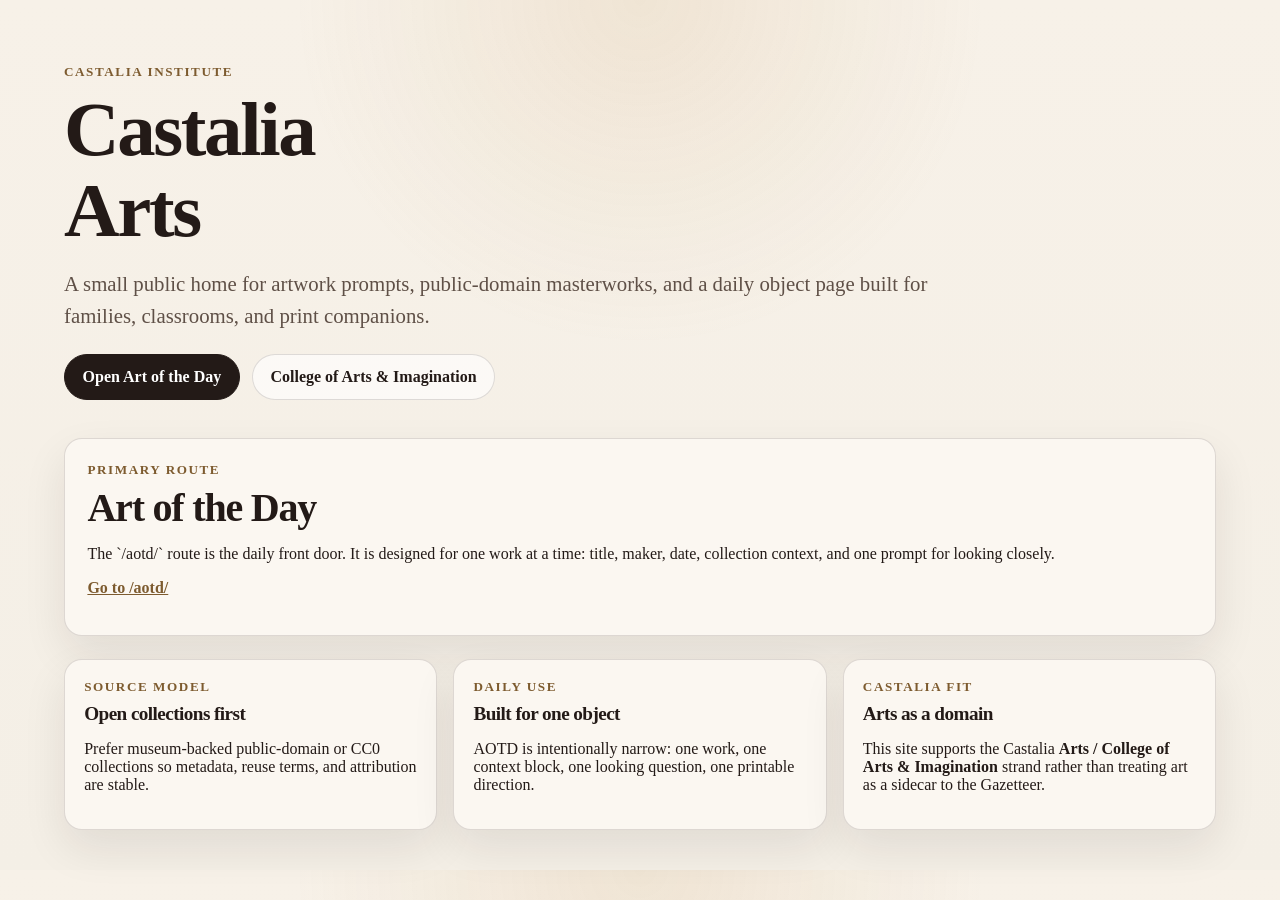
<file: docs/index.html>
<!DOCTYPE html>
<html lang="en">
  <head>
    <meta charset="utf-8" />
    <meta name="viewport" content="width=device-width, initial-scale=1" />
    <meta name="theme-color" content="#2f241f" />
    <title>Castalia Arts</title>
    <meta
      name="description"
      content="Castalia Arts gathers public-domain masterworks, classroom-ready object notes, and a daily Art of the Day route."
    />
    <link rel="stylesheet" href="styles.css" />
  </head>
  <body>
    <header class="hero">
      <div class="wrap">
        <p class="eyebrow">Castalia Institute</p>
        <h1>Castalia Arts</h1>
        <p class="lede">
          A small public home for artwork prompts, public-domain masterworks, and a daily object page built for families,
          classrooms, and print companions.
        </p>
        <p class="actions">
          <a class="btn btn--primary" href="aotd/">Open Art of the Day</a>
          <a class="btn btn--ghost" href="https://castalia.institute/colleges/arts/">College of Arts &amp; Imagination</a>
        </p>
      </div>
    </header>

    <main class="wrap">
      <section class="panel">
        <p class="kicker">Primary Route</p>
        <h2>Art of the Day</h2>
        <p>
          The `/aotd/` route is the daily front door. It is designed for one work at a time: title, maker, date,
          collection context, and one prompt for looking closely.
        </p>
        <p><a class="text-link" href="aotd/">Go to /aotd/</a></p>
      </section>

      <section class="grid">
        <article class="card">
          <p class="kicker">Source model</p>
          <h3>Open collections first</h3>
          <p>
            Prefer museum-backed public-domain or CC0 collections so metadata, reuse terms, and attribution are stable.
          </p>
        </article>
        <article class="card">
          <p class="kicker">Daily use</p>
          <h3>Built for one object</h3>
          <p>
            AOTD is intentionally narrow: one work, one context block, one looking question, one printable direction.
          </p>
        </article>
        <article class="card">
          <p class="kicker">Castalia fit</p>
          <h3>Arts as a domain</h3>
          <p>
            This site supports the Castalia <strong>Arts / College of Arts &amp; Imagination</strong> strand rather than
            treating art as a sidecar to the Gazetteer.
          </p>
        </article>
      </section>
    </main>
  </body>
</html>
</file>
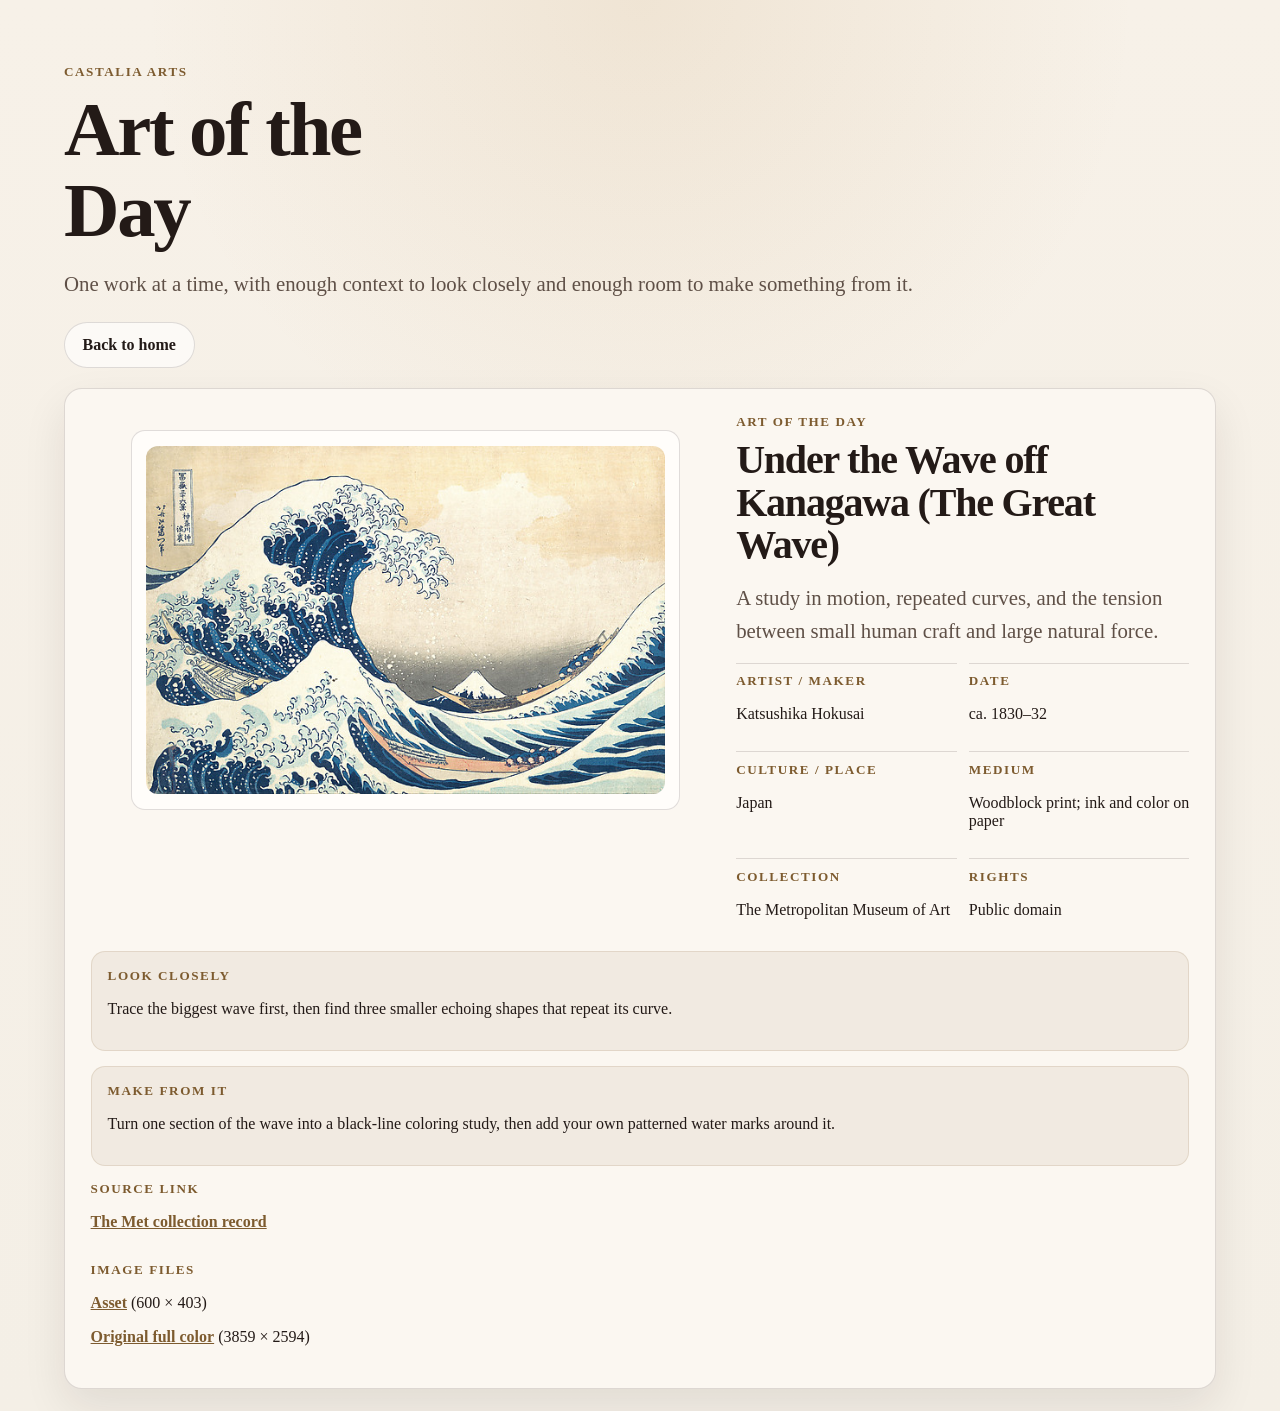
<file: docs/aotd/index.html>
<!DOCTYPE html>
<html lang="en">
  <head>
    <meta charset="utf-8" />
    <meta name="viewport" content="width=device-width, initial-scale=1" />
    <meta name="theme-color" content="#2f241f" />
    <title>Art of the Day · Castalia Arts</title>
    <meta
      name="description"
      content="A daily artwork page for Castalia Arts with source metadata, looking prompts, and classroom-friendly context."
    />
    <link rel="stylesheet" href="../styles.css" />
  </head>
  <body>
    <header class="hero hero--compact">
      <div class="wrap">
        <p class="eyebrow">Castalia Arts</p>
        <h1>Art of the Day</h1>
        <p class="lede">One work at a time, with enough context to look closely and enough room to make something from it.</p>
        <p class="actions">
          <a class="btn btn--ghost" href="../">Back to home</a>
        </p>
      </div>
    </header>

    <main class="wrap">
      <section class="panel panel--feature" id="aotd-root" aria-live="polite">
        <p class="muted">Loading today’s work…</p>
      </section>
    </main>

    <script src="../js/aotd.js"></script>
  </body>
</html>
</file>
<file: docs/styles.css>
:root {
  --bg: #f4efe6;
  --paper: #fbf7f1;
  --paper-strong: #fffdfa;
  --ink: #231a17;
  --ink-soft: #5f5047;
  --rule: rgba(35, 26, 23, 0.14);
  --accent: #7d5b2f;
  --accent-soft: #b98944;
  --shadow: 0 18px 44px rgba(35, 26, 23, 0.09);
  --radius: 18px;
}

*,
*::before,
*::after {
  box-sizing: border-box;
}

body {
  margin: 0;
  font-family: "Source Sans 3", Georgia, serif;
  color: var(--ink);
  background:
    radial-gradient(circle at top, rgba(185, 137, 68, 0.12), transparent 32%),
    linear-gradient(180deg, #f7f1e8 0%, var(--bg) 100%);
}

.wrap {
  width: min(72rem, calc(100vw - 2rem));
  margin: 0 auto;
}

.hero {
  padding: 4rem 0 2.4rem;
}

.hero--compact {
  padding-bottom: 1.25rem;
}

.eyebrow,
.kicker,
.meta-label {
  margin: 0 0 0.55rem;
  font-size: 0.82rem;
  font-weight: 700;
  letter-spacing: 0.12em;
  text-transform: uppercase;
  color: var(--accent);
}

h1,
h2,
h3 {
  font-family: Fraunces, Georgia, serif;
  letter-spacing: -0.03em;
  line-height: 1.06;
  margin: 0;
}

h1 {
  font-size: clamp(2.4rem, 6vw, 4.8rem);
  max-width: 10ch;
}

h2 {
  font-size: clamp(1.6rem, 4vw, 2.5rem);
}

h3 {
  font-size: 1.2rem;
  margin-bottom: 0.45rem;
}

.lede {
  max-width: 54rem;
  font-size: clamp(1.05rem, 2vw, 1.3rem);
  line-height: 1.55;
  color: var(--ink-soft);
  margin: 1rem 0 0;
}

.actions {
  display: flex;
  flex-wrap: wrap;
  gap: 0.75rem;
  margin: 1.4rem 0 0;
}

.btn {
  display: inline-flex;
  align-items: center;
  justify-content: center;
  padding: 0.8rem 1.1rem;
  border-radius: 999px;
  border: 1px solid var(--rule);
  text-decoration: none;
  font-weight: 700;
}

.btn--primary {
  background: var(--ink);
  color: #fff;
  border-color: var(--ink);
}

.btn--ghost {
  background: rgba(255, 255, 255, 0.62);
  color: var(--ink);
}

.panel,
.card {
  background: var(--paper);
  border: 1px solid var(--rule);
  border-radius: var(--radius);
  box-shadow: var(--shadow);
}

.panel {
  padding: 1.4rem;
  margin-bottom: 1.4rem;
}

.panel--feature {
  padding: 1.6rem;
}

.grid {
  display: grid;
  gap: 1rem;
  grid-template-columns: repeat(auto-fit, minmax(220px, 1fr));
  margin-bottom: 2.5rem;
}

.card {
  padding: 1.2rem;
}

.text-link {
  color: var(--accent);
  font-weight: 700;
}

.muted {
  color: var(--ink-soft);
}

.aotd-layout {
  display: grid;
  gap: 1rem;
}

.aotd-frame {
  background: var(--paper-strong);
  border: 1px solid var(--rule);
  border-radius: calc(var(--radius) - 4px);
  padding: 0.9rem;
}

.aotd-frame img {
  display: block;
  width: 100%;
  height: auto;
  border-radius: 12px;
  background: #efe5d7;
}

.aotd-meta {
  display: grid;
  gap: 0.75rem;
  grid-template-columns: repeat(auto-fit, minmax(180px, 1fr));
  margin: 1rem 0 0;
}

.aotd-meta div {
  padding-top: 0.6rem;
  border-top: 1px solid var(--rule);
}

.aotd-copy {
  display: grid;
  gap: 0.95rem;
  margin-top: 1rem;
}

.aotd-callout {
  padding: 1rem;
  border-radius: 14px;
  background: rgba(125, 91, 47, 0.08);
  border: 1px solid rgba(125, 91, 47, 0.14);
}

@media (min-width: 880px) {
  .aotd-layout {
    grid-template-columns: minmax(0, 1.25fr) minmax(320px, 0.9fr);
    align-items: start;
  }
}
</file>
